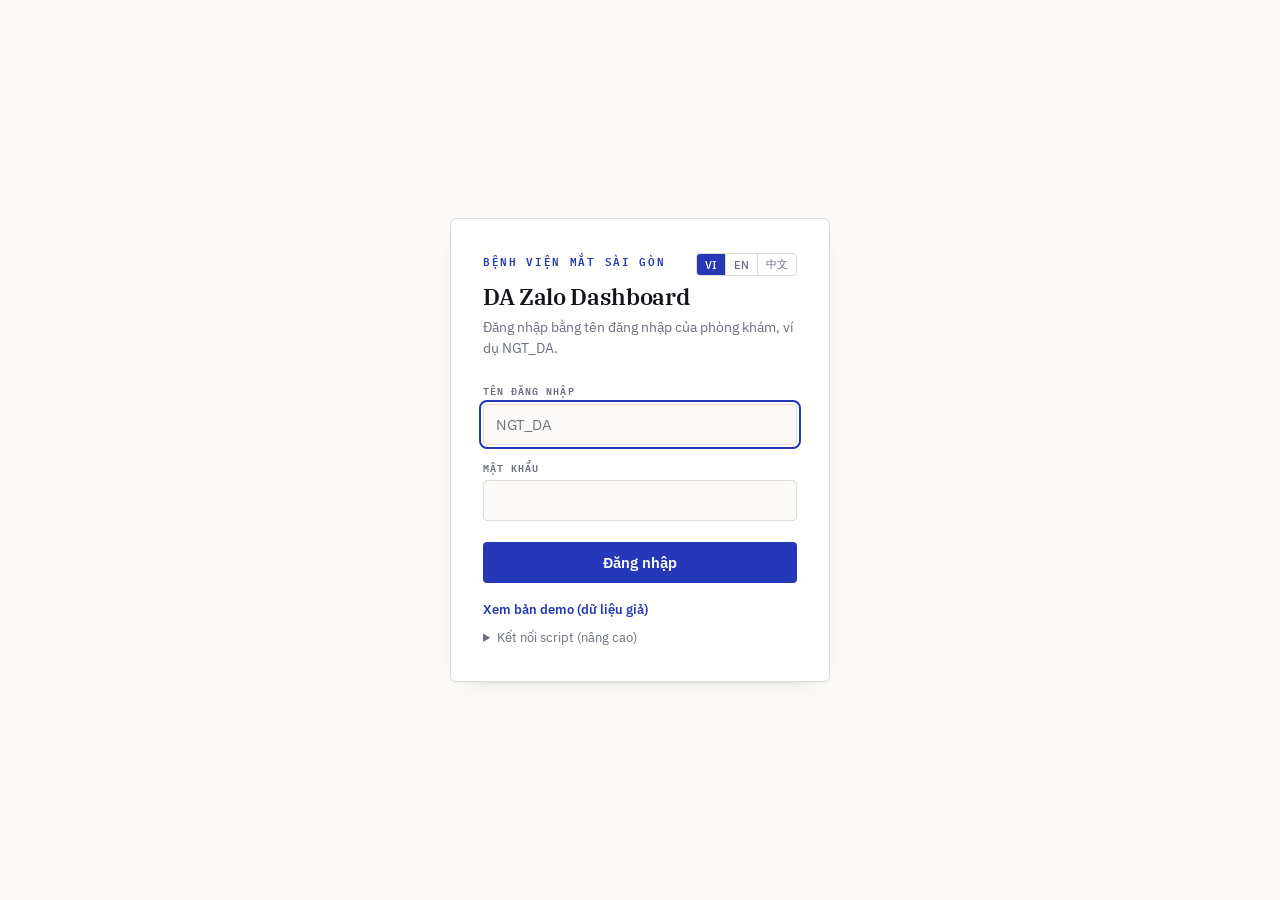
<file: zalo/index.html>
<!doctype html>
<html lang="vi">
<head>
<meta charset="utf-8">
<meta name="viewport" content="width=device-width,initial-scale=1,viewport-fit=cover">
<meta name="theme-color" content="#2438B8">
<title>DA Zalo Dashboard</title>
<link rel="preconnect" href="https://fonts.googleapis.com">
<link rel="preconnect" href="https://fonts.gstatic.com" crossorigin>
<link rel="stylesheet" href="https://fonts.googleapis.com/css2?family=IBM+Plex+Mono:wght@400;500;600&family=IBM+Plex+Sans:wght@400;500;600;700&family=IBM+Plex+Serif:wght@500;600&display=swap">
<link rel="stylesheet" href="../theme.css">
<link rel="stylesheet" href="zalo.css?v=1.7.0">
</head>
<body>
<!-- sign-in -->
<div id="gate">
  <form class="gatecard" id="gateform" autocomplete="on">
    <div class="gatehead"><div class="brand">Bệnh viện Mắt Sài Gòn</div>
      <div class="seg mini" id="gateLang" role="group" aria-label="Language"><button type="button" data-l="vi">VI</button><button type="button" data-l="en">EN</button><button type="button" data-l="zh">中文</button></div></div>
    <h2 id="gTitle">DA Zalo Dashboard</h2>
    <p class="lede" id="gateLede"></p>
    <div class="gateerr" id="gateErr"></div>
    <div class="field"><label for="gu" id="luser"></label><input type="text" id="gu" name="username" autocomplete="username" autocapitalize="characters" required autofocus placeholder="NGT_DA"></div>
    <div class="field"><label for="gp" id="lpass"></label><input type="password" id="gp" name="password" autocomplete="current-password" required></div>
    <button type="submit" class="gatebtn" id="gateBtn"></button>
    <div class="gatefoot">
      <button type="button" class="linkbtn" id="demoBtn"></button>
      <details id="gateAdv"><summary id="advSum"></summary>
        <div class="field" style="margin-top:10px"><label for="apiUrl" id="lapi"></label><input type="url" id="apiUrl" placeholder="https://script.google.com/macros/s/…/exec"></div>
        <p class="hint" id="apiHint"></p>
      </details>
    </div>
  </form>
</div>
<!-- who are you -->
<div id="pick" class="gone">
  <div class="gatecard pickcard"><div class="brand">Bệnh viện Mắt Sài Gòn</div><h2 id="pickTitle"></h2><p class="lede" id="pickLede"></p><div id="pickBody"></div></div>
</div>
<!-- the app -->
<div class="wrap" id="wrap" hidden>
  <header class="top">
    <div class="titleblock"><h1 id="pgTitle">DA Zalo Dashboard</h1><div class="sub" id="pgSub"></div></div>
    <div class="controls"><span class="feed" id="feed"></span><button type="button" class="helpbtn" id="helpBtn" data-act="guide-open" aria-label="Guide">?</button><span class="who" id="whoami"></span>
      <div class="seg" id="langseg" role="group" aria-label="Language"><button data-l="vi">VI</button><button data-l="en">EN</button><button data-l="zh">中文</button></div></div>
  </header>
  <nav class="nav" id="nav"></nav>
  <main id="app"></main>
  <footer class="foot" id="foot"></footer>
</div>
<div id="sheet" class="sheet gone" role="dialog" aria-modal="true"><div class="sheetcard"><button class="sheetx" id="sheetClose" aria-label="Close">×</button><div id="sheetBody"></div></div></div>
<div id="tour" class="tour gone" aria-live="polite"><div class="thl" id="tourHl"></div><div class="tcard" id="tourCard"></div></div>
<div id="toast" class="toast" role="status" aria-live="polite"></div>
<canvas id="confetti" aria-hidden="true"></canvas>
<script src="core.js?v=1.7.0"></script>
<script src="demo-data.js?v=1.7.0"></script>
<script src="review.js?v=1.7.0"></script>
<script src="app.js?v=1.7.0"></script>
</body>
</html>
</file>
<file: theme.css>
/* DA Dashboard - shared theme. Tokens, sign-in gate, header, panels, tables, pills. */
  :root{
    --ground:#FBFAF8; --surface:#FFFFFF; --surface-2:#F3F2EE; --surface-3:#E7E5DF;
    --ink:#14151C; --ink-2:#3B3E4C; --muted:#6A6F80;
    --rule:#DEDCD6; --rule-2:#EAE8E3;
    --accent:#2438B8; --accent-soft:#E7E9F8;
    --mark:#E6EE6B; --mark-ink:#2B2C0E;
    --ok:#17795E; --ok-soft:#E2F0EA;
    --warn:#A6690A; --warn-soft:#F7EEDC; --warn-mid:#EFDCBB;
    --bad:#AE2E48; --bad-soft:#F8E6EA;
    --inert:#5A6072; --inert-soft:#EBECEF;
    --shadow:0 1px 2px rgba(20,21,28,.05), 0 8px 24px -18px rgba(20,21,28,.25);
  }
  @media (prefers-color-scheme: dark){
    :root:not([data-theme="light"]){
      --ground:#0E0F14; --surface:#171922; --surface-2:#1E2029; --surface-3:#2A2D39;
      --ink:#E9EAF0; --ink-2:#BFC3D0; --muted:#8D93A5;
      --rule:#2B2E3A; --rule-2:#23262F;
      --accent:#8D99F7; --accent-soft:#1D2140;
      --mark:#C6CE55; --mark-ink:#14150A;
      --ok:#5FC7A4; --ok-soft:#12291F;
      --warn:#E0A83F; --warn-soft:#2C2211; --warn-mid:#453317;
      --bad:#F0819A; --bad-soft:#2E141B;
      --inert:#98A0B4; --inert-soft:#1F2129;
      --shadow:0 1px 2px rgba(0,0,0,.4), 0 8px 24px -18px rgba(0,0,0,.85);
    }
  }
  :root[data-theme="dark"]{
    --ground:#0E0F14; --surface:#171922; --surface-2:#1E2029; --surface-3:#2A2D39;
    --ink:#E9EAF0; --ink-2:#BFC3D0; --muted:#8D93A5;
    --rule:#2B2E3A; --rule-2:#23262F;
    --accent:#8D99F7; --accent-soft:#1D2140;
    --mark:#C6CE55; --mark-ink:#14150A;
    --ok:#5FC7A4; --ok-soft:#12291F;
    --warn:#E0A83F; --warn-soft:#2C2211; --warn-mid:#453317;
    --bad:#F0819A; --bad-soft:#2E141B;
    --inert:#98A0B4; --inert-soft:#1F2129;
    --shadow:0 1px 2px rgba(0,0,0,.4), 0 8px 24px -18px rgba(0,0,0,.85);
  }

  *{box-sizing:border-box}
  body{margin:0;background:var(--ground);color:var(--ink);
    font-family:"IBM Plex Sans","Helvetica Neue",Arial,sans-serif;
    font-size:15px;line-height:1.5;-webkit-font-smoothing:antialiased}
  body.lang-zh{font-family:"IBM Plex Sans","PingFang SC","Hiragino Sans GB","Microsoft YaHei",sans-serif}
  button{font-family:inherit;font-size:inherit;cursor:pointer}
  button:focus-visible,input:focus-visible{outline:2px solid var(--accent);outline-offset:2px;border-radius:3px}
  .mono{font-family:"IBM Plex Mono",monospace;font-variant-numeric:tabular-nums}
  .wrap{max-width:980px;margin:0 auto;padding:0 20px 80px}
  @media (max-width:640px){.wrap{padding:0 12px 60px}}

  /* gate + picker */
  #gate,#pick{position:fixed;inset:0;z-index:100;background:var(--ground);
    display:flex;align-items:center;justify-content:center;padding:24px;overflow:auto}
  #gate.gone,#pick.gone{display:none}
  .gatecard{width:100%;max-width:380px;background:var(--surface);border:1px solid var(--rule);
    border-radius:6px;box-shadow:var(--shadow);padding:34px 32px}
  .gatecard .brand{font-family:"IBM Plex Mono",monospace;font-size:10.5px;letter-spacing:.16em;
    text-transform:uppercase;color:var(--accent);font-weight:600;margin-bottom:14px}
  .gatecard h2{font-family:"IBM Plex Serif",Georgia,serif;font-weight:600;font-size:1.42rem;
    letter-spacing:-.015em;margin:0 0 7px;line-height:1.2}
  .gatecard .lede{font-size:.88rem;color:var(--muted);margin:0 0 24px}
  .field{margin-bottom:15px}
  .field label{display:block;font-family:"IBM Plex Mono",monospace;font-size:9.5px;
    letter-spacing:.11em;text-transform:uppercase;color:var(--muted);font-weight:600;margin-bottom:6px}
  .field input{width:100%;padding:10px 12px;font-family:inherit;font-size:.92rem;
    background:var(--ground);color:var(--ink);border:1px solid var(--rule);border-radius:4px}
  .gatebtn{width:100%;padding:11px;background:var(--accent);color:var(--surface);border:0;
    border-radius:4px;font-weight:600;font-size:.92rem;margin-top:6px}
  .gatebtn:disabled{opacity:.55;cursor:default}
  .gateerr{background:var(--bad-soft);color:var(--bad);border-radius:4px;padding:9px 12px;
    font-size:.84rem;margin-bottom:15px;display:none}
  .gateerr.on{display:block}
  .pickcard{max-width:480px}
  .pickclinic{font-family:"IBM Plex Mono",monospace;font-size:10px;letter-spacing:.12em;text-transform:uppercase;
    color:var(--muted);font-weight:600;margin:18px 0 8px}
  .pickrow{display:flex;flex-wrap:wrap;gap:8px}
  .pickrow button{background:var(--surface);border:1px solid var(--rule);border-radius:6px;padding:12px 18px;
    font-size:1rem;font-weight:600;color:var(--ink);display:flex;flex-direction:column;align-items:flex-start;gap:2px;min-width:140px}
  .pickrow button span{font-family:"IBM Plex Mono",monospace;font-size:10px;color:var(--muted);font-weight:400;letter-spacing:.05em}
  .pickrow button:hover{border-color:var(--accent);background:var(--accent-soft)}
  .pickrow button.on{border-color:var(--accent);background:var(--accent);color:var(--surface)}
  .pickrow button.on span{color:var(--surface);opacity:.8}

  /* header */
  header.top{display:flex;flex-wrap:wrap;gap:12px 16px;align-items:flex-end;justify-content:space-between;padding:26px 0 14px}
  .titleblock h1{font-family:"IBM Plex Serif",Georgia,serif;font-weight:600;font-size:1.55rem;letter-spacing:-.015em;margin:0 0 4px}
  .titleblock .sub{font-family:"IBM Plex Mono",monospace;font-size:11px;letter-spacing:.1em;text-transform:uppercase;color:var(--muted)}
  .titleblock .sub b{color:var(--accent);font-weight:600}
  .controls{display:flex;gap:8px;align-items:center;flex-wrap:wrap}
  .seg{display:flex;border:1px solid var(--rule);border-radius:4px;overflow:hidden;background:var(--surface)}
  .seg button{background:none;border:0;padding:6px 10px;color:var(--muted);font-size:12px;font-weight:500;border-right:1px solid var(--rule)}
  .seg button:last-child{border-right:0}
  .seg button[aria-pressed="true"]{background:var(--accent);color:var(--surface)}
  .feed{font-family:"IBM Plex Mono",monospace;font-size:10.5px;color:var(--muted);display:flex;align-items:center;gap:6px}
  .feed i{width:7px;height:7px;border-radius:50%;background:var(--muted);display:inline-block}
  .feed.live{color:var(--ok)} .feed.live i{background:var(--ok)}
  .feed.loading i{background:var(--warn)}
  .feed.failed{color:var(--bad)} .feed.failed i{background:var(--bad)}
  .who{display:flex;align-items:center;gap:6px;font-family:"IBM Plex Mono",monospace;font-size:10.5px;color:var(--muted)}
  .who button{background:none;border:1px solid var(--rule);border-radius:4px;padding:4px 10px;
    color:var(--muted);font-size:10.5px;font-family:inherit}
  .who button:hover{color:var(--ink);border-color:var(--muted)}

  /* stat tiles */
  .stats{display:grid;grid-template-columns:repeat(5,1fr);gap:10px;margin:6px 0 16px}
  @media (max-width:760px){.stats{grid-template-columns:repeat(3,1fr)}}
  @media (max-width:480px){.stats{grid-template-columns:repeat(2,1fr);gap:8px}.stats .stat:last-child{grid-column:1/-1}}
  .stat{background:var(--surface);border:1px solid var(--rule);border-radius:6px;padding:12px 14px;
    box-shadow:var(--shadow);text-align:left;color:var(--ink);display:flex;flex-direction:column;gap:2px;min-width:0}
  .stat:hover{border-color:var(--accent)}
  .stat .sn{font-size:1.75rem;font-weight:600;letter-spacing:-.03em;line-height:1;font-variant-numeric:tabular-nums}
  .stat .sl{font-family:"IBM Plex Mono",monospace;font-size:9.5px;letter-spacing:.1em;text-transform:uppercase;color:var(--muted);margin-top:4px}
  .stat .sx{font-size:.76rem;color:var(--muted);margin-top:2px;line-height:1.35}
  .stat.warn .sn{color:var(--warn)} .stat.bad .sn{color:var(--bad)} .stat.ok .sn{color:var(--ok)} .stat.acc .sn{color:var(--accent)}

  /* panels */
  .panel{background:var(--surface);border:1px solid var(--rule);border-radius:6px;box-shadow:var(--shadow);margin-bottom:16px;scroll-margin-top:12px}
  .panel > h3{margin:0;padding:13px 18px;border-bottom:1px solid var(--rule-2);font-size:.95rem;font-weight:600;
    display:flex;justify-content:space-between;align-items:baseline;gap:12px;flex-wrap:wrap}
  .panel > h3 .hint{font-weight:400;font-size:.78rem;color:var(--muted)}
  .pad{padding:16px 18px}
  @media (max-width:640px){.pad{padding:14px 14px}.panel > h3{padding:12px 14px}}
  .grid2{display:grid;grid-template-columns:1fr 1fr;gap:16px;align-items:start}
  @media (max-width:760px){.grid2{grid-template-columns:1fr}}
  .grid2 > *{min-width:0}
  .empty{padding:26px 16px;text-align:center;color:var(--muted);font-size:.9rem}
  .note{background:var(--surface-2);border:1px solid var(--rule);border-radius:6px;padding:12px 16px;margin-bottom:16px;font-size:.84rem;color:var(--ink-2)}
  .note p{margin:0}
  .note a{color:var(--accent)}

  /* hero: today */
  .hero{background:var(--surface);border:1px solid var(--rule);border-left:4px solid var(--accent);
    border-radius:6px;box-shadow:var(--shadow);padding:20px 22px;margin-bottom:16px;
    display:grid;grid-template-columns:auto 1fr;gap:22px;align-items:center}
  @media (max-width:520px){.hero{grid-template-columns:1fr;gap:14px;padding:16px}}
  .hero.perfect{border-left-color:var(--ok)}
  .hero h2{margin:0 0 6px;font-size:1.15rem;font-weight:600;letter-spacing:-.01em}
  .hero p{margin:0 0 6px;color:var(--ink-2);font-size:.92rem}
  .hero p b{color:var(--ink)}
  .hero .cta{display:inline-block;margin-top:8px;font-family:"IBM Plex Mono",monospace;font-size:11px;letter-spacing:.06em;
    background:var(--accent-soft);color:var(--accent);padding:4px 10px;border-radius:4px;font-weight:600}
  .hero.perfect .cta{background:var(--ok-soft);color:var(--ok)}
  .ring{position:relative;width:132px;height:132px}
  .ring svg{width:100%;height:100%;transform:rotate(-90deg)}
  .ring .rv{position:absolute;inset:0;display:flex;flex-direction:column;align-items:center;justify-content:center;
    font-variant-numeric:tabular-nums}
  .ring .rv b{font-size:1.9rem;font-weight:600;letter-spacing:-.04em;line-height:1}
  .ring .rv span{font-family:"IBM Plex Mono",monospace;font-size:9px;letter-spacing:.1em;text-transform:uppercase;color:var(--muted);margin-top:4px}
  .ring.sm{width:104px;height:104px}
  .ring.sm .rv b{font-size:1.45rem}
  .msgbar{height:8px;background:var(--surface-3);border-radius:4px;overflow:hidden;margin:8px 0 4px;max-width:360px}
  .msgbar span{display:block;height:100%;background:var(--accent);border-radius:4px}
  .hero.perfect .msgbar span{background:var(--ok)}
  .msgtxt{font-family:"IBM Plex Mono",monospace;font-size:10.5px;color:var(--muted)}

  /* rings row */
  .rings{display:grid;grid-template-columns:repeat(3,1fr);gap:10px}
  @media (max-width:520px){.rings{gap:4px}}
  .rcol{display:flex;flex-direction:column;align-items:center;gap:6px;text-align:center}
  .rcol .rl{font-size:.86rem;font-weight:600}
  .rcol .rs{font-family:"IBM Plex Mono",monospace;font-size:10px;color:var(--muted)}
  .proj{margin:14px 0 0;padding:10px 14px;background:var(--accent-soft);border-radius:6px;font-size:.86rem;color:var(--ink)}
  .proj b{color:var(--accent)}

  /* day strip */
  .strip{display:flex;flex-wrap:wrap;gap:5px}
  .dsq{width:30px;height:30px;border-radius:5px;display:flex;align-items:center;justify-content:center;
    font-family:"IBM Plex Mono",monospace;font-size:10px;font-weight:600;background:var(--surface-3);color:var(--muted)}
  .dsq.ok{background:var(--ok);color:#fff} .dsq.warn{background:var(--warn);color:#fff} .dsq.bad{background:var(--bad);color:#fff}
  .dsq.none{background:var(--surface-2);color:var(--muted);opacity:.7}
  .dsq.future{background:transparent;border:1px dashed var(--rule);color:var(--muted)}
  .dsq.today{outline:2px solid var(--accent);outline-offset:1px}
  .badges{display:flex;flex-wrap:wrap;gap:8px;margin-top:14px}
  .badge{flex:1 1 120px;background:var(--surface-2);border:1px solid var(--rule-2);border-radius:6px;padding:10px 12px}
  .badge .bn{font-size:1.4rem;font-weight:600;letter-spacing:-.03em;line-height:1;font-variant-numeric:tabular-nums}
  .badge .bl{font-family:"IBM Plex Mono",monospace;font-size:9px;letter-spacing:.1em;text-transform:uppercase;color:var(--muted);margin-top:5px}
  .badge.fire .bn{color:var(--warn)} .badge.star .bn{color:var(--ok)}
  .legend{display:flex;gap:14px;flex-wrap:wrap;margin-top:10px;font-size:.76rem;color:var(--muted)}
  .legend span{display:flex;align-items:center;gap:5px}
  .legend i{width:10px;height:10px;border-radius:2px;display:inline-block}

  /* week */
  .wk{display:grid;grid-template-columns:repeat(7,1fr);gap:6px}
  .wd{display:flex;flex-direction:column;align-items:center;gap:5px;min-width:0}
  .wd .wl{font-family:"IBM Plex Mono",monospace;font-size:10px;color:var(--muted);letter-spacing:.05em}
  .wd.today .wl{color:var(--accent);font-weight:600}
  .wd .wn{font-size:1.05rem;font-weight:600;font-variant-numeric:tabular-nums;line-height:1}
  .wd .wbar{width:100%;height:64px;background:var(--surface-3);border-radius:4px;display:flex;flex-direction:column-reverse;overflow:hidden}
  .wd .wbar span{display:block;width:100%}
  .wd.future .wbar{background:transparent;border:1px dashed var(--rule)}
  .wd .ws{font-family:"IBM Plex Mono",monospace;font-size:9.5px;color:var(--muted)}
  .wksum{display:flex;gap:16px;flex-wrap:wrap;font-size:.84rem;color:var(--ink-2);margin-bottom:14px}
  .wksum b{font-family:"IBM Plex Mono",monospace;color:var(--ink)}

  /* team */
  table{border-collapse:collapse;width:100%;font-size:.86rem}
  th,td{padding:8px 12px;text-align:left;border-bottom:1px solid var(--rule-2)}
  thead th{font-family:"IBM Plex Mono",monospace;font-size:9.5px;letter-spacing:.1em;text-transform:uppercase;
    color:var(--muted);font-weight:600;background:var(--surface-2);white-space:nowrap}
  tbody tr:last-child td{border-bottom:0}
  tbody tr.me td{background:var(--accent-soft);font-weight:600}
  td.n,th.n{text-align:right;font-variant-numeric:tabular-nums;font-family:"IBM Plex Mono",monospace}
  .barw{position:relative;height:8px;background:var(--surface-3);border-radius:2px;min-width:60px}
  .barf{position:absolute;left:0;top:0;bottom:0;border-radius:2px}
  .bart{position:absolute;top:-2px;bottom:-2px;width:1.5px;background:var(--ink);opacity:.55}
  .rank{font-family:"IBM Plex Mono",monospace;font-size:10px;color:var(--muted)}

  /* task lists */
  .chips{display:flex;gap:6px;flex-wrap:wrap;align-items:center;padding:10px 18px;border-bottom:1px solid var(--rule-2);background:var(--surface-2)}
  @media (max-width:640px){.chips{padding:10px 14px}}
  .chips button{background:var(--surface);border:1px solid var(--rule);border-radius:20px;padding:4px 11px;font-size:.8rem;color:var(--ink-2);display:flex;gap:6px;align-items:center}
  .chips button .cn{font-family:"IBM Plex Mono",monospace;font-size:10px;font-weight:600;color:var(--accent)}
  .chips button[aria-pressed="true"]{background:var(--accent);border-color:var(--accent);color:var(--surface)}
  .chips button[aria-pressed="true"] .cn{color:var(--surface)}
  .chips .cnt{margin-left:auto;font-family:"IBM Plex Mono",monospace;font-size:10.5px;color:var(--muted)}
  .task{display:grid;grid-template-columns:1fr auto;gap:4px 12px;padding:11px 18px;border-bottom:1px solid var(--rule-2);align-items:start}
  @media (max-width:640px){.task{padding:11px 14px}}
  .task:last-child{border-bottom:0}
  .task.done{opacity:.62}
  .task .tag{font-family:"IBM Plex Mono",monospace;font-size:.86rem;font-weight:600;font-variant-numeric:tabular-nums;overflow-wrap:anywhere}
  .task .meta{grid-column:1;font-size:.78rem;color:var(--muted);display:flex;flex-wrap:wrap;gap:4px 10px;align-items:center}
  .task .items{grid-column:1/-1;display:flex;flex-wrap:wrap;gap:5px;margin-top:3px}
  .task .st{grid-column:2;grid-row:1;justify-self:end}
  .it{font-size:.76rem;display:inline-flex;align-items:center;gap:5px;border-radius:3px;padding:2px 8px;
    background:var(--surface-2);border:1px solid var(--rule)}
  .it.sent{background:var(--ok-soft);border-color:transparent;color:var(--ok);text-decoration:line-through;text-decoration-color:rgba(0,0,0,.25)}
  .it i{font-style:normal;font-family:"IBM Plex Mono",monospace;font-size:10px}
  .pill{display:inline-block;font-family:"IBM Plex Mono",monospace;font-size:9.5px;letter-spacing:.05em;
    padding:2px 7px;border-radius:3px;font-weight:600;white-space:nowrap}
  .p-ok{background:var(--ok-soft);color:var(--ok)}
  .p-bad{background:var(--bad-soft);color:var(--bad)}
  .p-warn{background:var(--warn-soft);color:var(--warn)}
  .p-inert{background:var(--inert-soft);color:var(--inert)}
  .p-accent{background:var(--accent-soft);color:var(--accent)}
  .p-mock{background:var(--mark);color:var(--mark-ink)}
  .p-prod{background:var(--surface-2);color:var(--ink-2);border:1px solid var(--rule)}
  .grp{font-family:"IBM Plex Mono",monospace;font-size:9.5px;letter-spacing:.12em;text-transform:uppercase;color:var(--muted);
    font-weight:600;padding:10px 18px 4px;background:var(--surface-2);border-bottom:1px solid var(--rule-2)}
  @media (max-width:640px){.grp{padding:10px 14px 4px}}
  .more{display:block;width:100%;background:var(--surface);border:0;border-top:1px solid var(--rule-2);padding:11px;color:var(--accent);font-weight:600;font-size:.86rem}
  .more:hover{background:var(--surface-2)}
  .tmrw{padding:10px 18px;border-top:1px solid var(--rule-2);font-size:.82rem;color:var(--muted);background:var(--surface-2)}
  .tmrw b{font-family:"IBM Plex Mono",monospace;color:var(--ink)}

  .foot{font-size:.8rem;color:var(--muted);line-height:1.5;margin-top:22px}
  .foot a{color:var(--accent)}
  .hidden{display:none}
  @media (prefers-reduced-motion:reduce){*{transition:none!important;animation:none!important}}

  /* nav */
  .nav{display:flex;gap:6px;flex-wrap:wrap;margin:0 0 14px}
  .nav a{text-decoration:none;color:var(--ink-2);background:var(--surface);border:1px solid var(--rule);border-radius:20px;padding:5px 13px;font-size:.83rem}
  .nav a[aria-current="page"]{background:var(--accent);border-color:var(--accent);color:var(--surface)}
  .nav a:hover{border-color:var(--accent)}
  .back{font-size:.82rem;color:var(--accent);text-decoration:none}

  /* list filter bar */
  .fbar{display:flex;gap:6px;flex-wrap:wrap;align-items:center;padding:9px 18px;border-bottom:1px solid var(--rule-2);background:var(--surface-2)}
  @media (max-width:640px){.fbar{padding:9px 14px}}
  .fbar input[type=search],.fbar select{font-family:inherit;font-size:.8rem;padding:4px 9px;background:var(--surface);color:var(--ink);border:1px solid var(--rule);border-radius:20px}
  .fbar input[type=search]{min-width:130px;flex:1 1 130px;max-width:220px}
  .fbar button{background:var(--surface);border:1px solid var(--rule);border-radius:20px;padding:3px 10px;font-size:.78rem;color:var(--ink-2);display:flex;gap:5px;align-items:center}
  .fbar button .cn{font-family:"IBM Plex Mono",monospace;font-size:9.5px;font-weight:600;color:var(--accent)}
  .fbar button[aria-pressed="true"]{background:var(--accent);border-color:var(--accent);color:var(--surface)}
  .fbar button[aria-pressed="true"] .cn{color:var(--surface)}
  .fbar .sep{width:1px;height:18px;background:var(--rule)}
  .fbar .cnt{margin-left:auto;font-family:"IBM Plex Mono",monospace;font-size:10px;color:var(--muted);white-space:nowrap}
</file>
<file: zalo/zalo.css>
/* DA Zalo Dashboard — page styles on top of ../theme.css */
.gatehead{display:flex;justify-content:space-between;align-items:flex-start;gap:10px}
.seg.mini button{padding:3px 8px;font-size:11px}
.gatefoot{margin-top:18px;display:flex;flex-direction:column;gap:10px;font-size:.82rem}
.linkbtn{background:none;border:0;color:var(--accent);padding:0;font-weight:600;text-align:left}
.linkbtn:hover{text-decoration:underline}
details summary{cursor:pointer;color:var(--muted);font-size:.8rem}
.hint{font-size:.76rem;color:var(--muted);margin:6px 0 0;line-height:1.45}
.field select,.field textarea{width:100%;padding:10px 12px;font-family:inherit;font-size:.92rem;background:var(--ground);color:var(--ink);border:1px solid var(--rule);border-radius:4px}
.field textarea{min-height:64px;resize:vertical}
.field .req{color:var(--bad)}
.field.err input,.field.err select{border-color:var(--bad)}
.field .ferr{color:var(--bad);font-size:.76rem;margin-top:4px}
.row2{display:grid;grid-template-columns:1fr 1fr;gap:12px}
@media (max-width:520px){.row2{grid-template-columns:1fr}}
.opts{display:flex;flex-wrap:wrap;gap:6px;margin-top:4px}
.opts button{background:var(--surface);border:1px solid var(--rule);border-radius:20px;padding:5px 12px;font-size:.82rem;color:var(--ink-2)}
.opts button[aria-pressed="true"]{background:var(--accent);border-color:var(--accent);color:var(--surface)}
.opts button.prod-MC[aria-pressed="true"]{background:var(--accent)} 

/* tiles */
.tiles{display:grid;grid-template-columns:repeat(3,1fr);gap:10px;margin:4px 0 14px}
@media (max-width:560px){.tiles{grid-template-columns:1fr 1fr}.tiles .stat:first-child{grid-column:1/-1}}
.stat .sn small{font-size:1rem;color:var(--muted);font-weight:500;letter-spacing:0}
.stat .bar{height:5px;background:var(--surface-3);border-radius:3px;margin-top:8px;overflow:hidden}
.stat .bar i{display:block;height:100%;background:var(--accent);border-radius:3px;transition:width .4s ease}
.stat.ok .bar i{background:var(--ok)} .stat.bad .bar i{background:var(--bad)} .stat.warn .bar i{background:var(--warn)}

/* overdue band */
.band{display:flex;align-items:center;gap:12px;width:100%;text-align:left;background:var(--bad-soft);border:1px solid transparent;border-left:4px solid var(--bad);border-radius:6px;padding:12px 16px;margin-bottom:14px;color:var(--ink)}
.band .bn{font-size:1.6rem;font-weight:600;color:var(--bad);letter-spacing:-.03em;font-variant-numeric:tabular-nums;min-width:2ch}
.band .bt{font-weight:600} .band .bs{font-size:.78rem;color:var(--muted)}
.band .chev{margin-left:auto;color:var(--bad);font-family:"IBM Plex Mono",monospace;font-size:12px}
.band.ok{background:var(--ok-soft);border-left-color:var(--ok)} .band.ok .bn,.band.ok .chev{color:var(--ok)}

/* task cards */
.card{display:grid;grid-template-columns:auto 1fr auto;gap:4px 12px;padding:12px 16px;border-bottom:1px solid var(--rule-2);align-items:start;position:relative;
  transition:opacity .35s ease,transform .35s ease,background .35s ease}
@media (max-width:640px){.card{padding:12px 12px;gap:4px 10px}}
.card:last-child{border-bottom:0}
.card.leaving{opacity:0;transform:translateX(18px)}
.card.done{opacity:.6;background:var(--surface-2)}
.card.done .tag{text-decoration:line-through;text-decoration-color:var(--ok);text-decoration-thickness:2px}
.card .pbar{width:4px;align-self:stretch;border-radius:2px;background:var(--accent);grid-row:1/span 3}
.card .pbar.p-Kính{background:var(--ok)} .card .pbar.p-OK{background:var(--warn)} .card .pbar.p-Atropine{background:var(--bad)} .card .pbar.p-Exam{background:var(--inert)}
.card .main{min-width:0;grid-column:2}
.card .tag{font-family:"IBM Plex Mono",monospace;font-size:.86rem;font-weight:600;overflow-wrap:anywhere;line-height:1.35}
.card .meta{font-size:.76rem;color:var(--muted);display:flex;flex-wrap:wrap;gap:3px 10px;margin-top:2px;align-items:center}
.card .meta a{color:var(--accent);text-decoration:none}
.card .lines{margin-top:6px;display:flex;flex-direction:column;gap:6px}
.card .line{display:flex;flex-wrap:wrap;gap:5px;align-items:center}
.card .line .who{font-size:.8rem;font-weight:600;color:var(--ink-2);margin-right:2px;font-family:inherit}
.card .items{display:flex;flex-wrap:wrap;gap:4px}
.card .it{cursor:pointer;user-select:none}
.card .it.on{background:var(--ok-soft);color:var(--ok);border-color:transparent}
.card .it input{display:none}
.check{grid-column:3;grid-row:1/span 3;align-self:center;width:44px;height:44px;border-radius:50%;border:2px solid var(--rule);background:var(--surface);
  display:flex;align-items:center;justify-content:center;color:transparent;font-size:20px;transition:all .18s ease;flex-shrink:0}
.check:hover{border-color:var(--ok);color:var(--ok)}
.check.on{background:var(--ok);border-color:var(--ok);color:#fff;transform:scale(1.04)}
.check.half{background:var(--warn-soft);border-color:var(--warn);color:var(--warn)}
.check:disabled{opacity:.5}
.lateflag{background:var(--warn-soft);color:var(--warn)}
.overflag{background:var(--bad-soft);color:var(--bad)}
.dsub{font-family:"IBM Plex Mono",monospace;font-size:10px;color:var(--muted)}
.sec{margin:18px 0 8px;display:flex;align-items:baseline;gap:10px;flex-wrap:wrap}
.sec h2{margin:0;font-size:1.22rem;font-weight:600;letter-spacing:-.015em}
.sec .hint{font-size:.78rem;color:var(--muted)}
.sec .cnt{font-family:"IBM Plex Mono",monospace;font-size:10.5px;color:var(--muted);margin-left:auto}

/* mass send blocks */
.mass{border-top:3px solid var(--accent)}
.mass > h3{align-items:center}
.mass .gtitle{display:flex;flex-direction:column;gap:3px;min-width:0}
.mass .gtitle .gname{font-size:1.12rem}
.mass .gtitle .gtext{font-weight:400;font-size:.8rem;color:var(--ink-2);line-height:1.4}
.mass .gtools{display:flex;gap:6px;flex-wrap:wrap;align-items:center;margin-left:auto}
.btn{background:var(--surface);border:1px solid var(--rule);border-radius:4px;padding:7px 12px;font-size:.82rem;font-weight:600;color:var(--ink-2);display:inline-flex;gap:6px;align-items:center;white-space:nowrap}
.btn:hover{border-color:var(--accent);color:var(--accent)}
.btn.primary{background:var(--accent);border-color:var(--accent);color:var(--surface)}
.btn.primary:hover{opacity:.92;color:var(--surface)}
.btn.good{background:var(--ok);border-color:var(--ok);color:#fff}
.btn.danger{color:var(--bad);border-color:var(--bad-soft)}
.btn:disabled{opacity:.45;cursor:default}
.btn.sm{padding:4px 9px;font-size:.76rem}
.btn.block{width:100%;justify-content:center;padding:11px}
.mrow{display:grid;grid-template-columns:auto auto 1fr auto;gap:10px;align-items:center;padding:9px 16px;border-bottom:1px solid var(--rule-2)}
@media (max-width:640px){.mrow{padding:9px 12px;gap:8px}}
.mrow:last-child{border-bottom:0}
.mrow.done{opacity:.55;background:var(--surface-2)} .mrow.done .tag{text-decoration:line-through;text-decoration-color:var(--ok)}
.mrow input[type=checkbox]{width:20px;height:20px;accent-color:var(--accent)}
.mrow .tag{font-family:"IBM Plex Mono",monospace;font-size:.82rem;font-weight:600;overflow-wrap:anywhere}
.mrow .meta{font-size:.74rem;color:var(--muted)}
.mfoot{display:flex;gap:8px;align-items:center;padding:10px 16px;background:var(--surface-2);border-top:1px solid var(--rule-2);flex-wrap:wrap}
.mfoot .cnt{font-family:"IBM Plex Mono",monospace;font-size:10.5px;color:var(--muted);margin-left:auto}

/* lists and rows */
.lrow{display:grid;grid-template-columns:1fr auto;gap:2px 12px;padding:10px 16px;border-bottom:1px solid var(--rule-2);align-items:center;cursor:pointer}
.lrow:hover{background:var(--surface-2)} .lrow:last-child{border-bottom:0}
.lrow .nm{font-weight:600} .lrow .meta{font-size:.76rem;color:var(--muted);display:flex;flex-wrap:wrap;gap:3px 10px}
.lrow .right{text-align:right;font-family:"IBM Plex Mono",monospace;font-size:10.5px;color:var(--muted)}
.kv{display:grid;grid-template-columns:auto 1fr;gap:6px 14px;font-size:.88rem;margin:10px 0}
.kv dt{font-family:"IBM Plex Mono",monospace;font-size:9.5px;letter-spacing:.1em;text-transform:uppercase;color:var(--muted);font-weight:600;padding-top:4px}
.kv dd{margin:0;min-width:0;overflow-wrap:anywhere}
.tl{display:flex;flex-direction:column;gap:0;margin-top:8px}
.tl .tr{display:grid;grid-template-columns:14px 1fr auto;gap:10px;align-items:center;padding:6px 0;border-bottom:1px dashed var(--rule-2);font-size:.84rem}
.tl .tr i{width:10px;height:10px;border-radius:50%;background:var(--surface-3);display:block}
.tl .tr.sent i{background:var(--ok)} .tl .tr.partial i{background:var(--warn)} .tl .tr.missed i{background:var(--bad)} .tl .tr.today i{background:var(--accent)}
.tl .tr .d{font-family:"IBM Plex Mono",monospace;font-size:10.5px;color:var(--muted)}

/* pending collection rows */
.prow{display:grid;grid-template-columns:1fr auto;gap:8px 12px;padding:10px 16px;border-bottom:1px solid var(--rule-2);align-items:center}
.prow:last-child{border-bottom:0}
.prow .act{display:flex;gap:6px;align-items:center;flex-wrap:wrap;justify-content:flex-end}
.prow input[type=date]{font-family:inherit;font-size:.82rem;padding:5px 8px;border:1px solid var(--rule);border-radius:4px;background:var(--ground);color:var(--ink)}
.prow input[type=checkbox]{width:22px;height:22px;accent-color:var(--ok)}
@media (max-width:560px){.prow{grid-template-columns:1fr}.prow .act{justify-content:flex-start}}

/* tag updates */
.tagup{padding:12px 16px;border-bottom:1px solid var(--rule-2)}
.tagup:last-child{border-bottom:0}
.tagup .old,.tagup .new{font-family:"IBM Plex Mono",monospace;font-size:.84rem;overflow-wrap:anywhere;padding:6px 10px;border-radius:4px;background:var(--surface-2)}
.tagup .old{text-decoration:line-through;color:var(--muted)} .tagup .new{background:var(--accent-soft);color:var(--accent);font-weight:600;margin-top:4px}
.tagup .act{display:flex;gap:6px;margin-top:8px;flex-wrap:wrap}

/* import */
.drop{border:2px dashed var(--rule);border-radius:8px;padding:26px 16px;text-align:center;color:var(--muted);background:var(--surface);cursor:pointer}
.drop.on{border-color:var(--accent);background:var(--accent-soft)}
.drop input{display:none}
.irow{display:grid;grid-template-columns:auto 1fr;gap:8px 12px;padding:10px 16px;border-bottom:1px solid var(--rule-2);align-items:start}
.irow:last-child{border-bottom:0}
.irow input[type=checkbox]{width:20px;height:20px;accent-color:var(--accent);margin-top:3px}
.irow .nm{font-weight:600}
.irow .meta{font-size:.76rem;color:var(--muted);display:flex;flex-wrap:wrap;gap:3px 10px;margin-top:2px}
.irow .edit{display:grid;grid-template-columns:repeat(auto-fit,minmax(150px,1fr));gap:8px;margin-top:8px}
.irow .edit label{display:block;font-family:"IBM Plex Mono",monospace;font-size:9px;letter-spacing:.1em;text-transform:uppercase;color:var(--muted);font-weight:600;margin-bottom:3px}
.irow .edit input,.irow .edit select{width:100%;font-family:inherit;font-size:.82rem;padding:6px 8px;border:1px solid var(--rule);border-radius:4px;background:var(--ground);color:var(--ink)}
.irow .edit input.bad,.irow .edit select.bad{border-color:var(--bad)}
.irow .tagline{grid-column:1/-1}
.ihead{display:flex;gap:8px;align-items:center;flex-wrap:wrap;padding:10px 16px;background:var(--surface-2);border-bottom:1px solid var(--rule-2);font-size:.82rem}
.ihead label{display:flex;gap:6px;align-items:center}
.ihead .cnt{margin-left:auto;font-family:"IBM Plex Mono",monospace;font-size:10.5px;color:var(--muted)}
.steps{display:flex;gap:8px;flex-wrap:wrap;margin:0 0 14px}
.steps span{font-family:"IBM Plex Mono",monospace;font-size:10px;letter-spacing:.08em;text-transform:uppercase;padding:4px 10px;border-radius:20px;background:var(--surface-2);color:var(--muted);border:1px solid var(--rule)}
.steps span.on{background:var(--accent);color:var(--surface);border-color:var(--accent)}
.steps span.done{background:var(--ok-soft);color:var(--ok);border-color:transparent}

/* bottom sheet */
.sheet{position:fixed;inset:0;z-index:90;background:rgba(10,12,20,.45);display:flex;align-items:flex-end;justify-content:center}
.sheet.gone{display:none}
.sheetcard{background:var(--surface);width:100%;max-width:640px;max-height:92vh;overflow:auto;border-radius:12px 12px 0 0;padding:18px 20px 28px;position:relative;box-shadow:var(--shadow)}
@media (min-width:700px){.sheet{align-items:center}.sheetcard{border-radius:10px;padding:22px 24px}}
.sheetx{position:absolute;top:8px;right:10px;background:none;border:0;font-size:24px;color:var(--muted);line-height:1;padding:6px}
.sheetcard h2{margin:0 0 4px;font-size:1.1rem}
.sheetcard .sub{font-family:"IBM Plex Mono",monospace;font-size:10.5px;color:var(--muted)}

/* toast + done screen + confetti */
.toast{position:fixed;left:50%;bottom:22px;transform:translateX(-50%) translateY(20px);background:var(--ink);color:var(--ground);padding:10px 16px;border-radius:6px;font-size:.86rem;opacity:0;pointer-events:none;transition:all .25s ease;z-index:120;max-width:92vw;text-align:center}
.toast.on{opacity:1;transform:translateX(-50%) translateY(0);pointer-events:auto}
.toast{display:flex;align-items:center;gap:10px}
.toast .tundo{background:var(--mark);color:var(--mark-ink);border:0;border-radius:4px;padding:5px 12px;font-weight:600;font-size:.82rem;white-space:nowrap}
.toast.bad{background:var(--bad);color:#fff}
.donecard{text-align:center;padding:34px 20px}
.donecard .big{font-size:2.4rem;margin-bottom:6px}
.donecard h2{margin:0 0 6px;font-size:1.3rem}
.donecard p{color:var(--muted);margin:0 0 18px}
.donecard .acts{display:flex;gap:8px;justify-content:center;flex-wrap:wrap}
#confetti{position:fixed;inset:0;pointer-events:none;z-index:200;display:none}
.empty.good{color:var(--ok);font-weight:600}
.pill.p-late{background:var(--warn-soft);color:var(--warn)}
.pill.p-high{background:var(--accent-soft);color:var(--accent)} .pill.p-low{background:var(--inert-soft);color:var(--inert)}
.prodchip{font-family:"IBM Plex Mono",monospace;font-size:9.5px;font-weight:600;padding:1px 6px;border-radius:3px;border:1px solid var(--rule);color:var(--ink-2)}
.grpd{font-family:"IBM Plex Mono",monospace;font-size:11px;letter-spacing:.12em;text-transform:uppercase;color:var(--muted);font-weight:600;padding:10px 16px 4px;background:var(--surface-2);border-bottom:1px solid var(--rule-2)}
.setup{background:var(--warn-soft);border:1px solid var(--warn-mid);border-radius:6px;padding:12px 16px;font-size:.84rem;margin-bottom:14px}
.setup code{font-family:"IBM Plex Mono",monospace;font-size:.78rem;background:var(--surface);padding:1px 5px;border-radius:3px}
.nav{position:sticky;top:0;z-index:5;background:var(--ground);padding:6px 0;flex-wrap:wrap;row-gap:6px}
.nav a{white-space:nowrap;display:inline-flex;gap:6px;align-items:center}
.nav a .cn{font-family:"IBM Plex Mono",monospace;font-size:10px;font-weight:600;background:var(--bad);color:#fff;border-radius:10px;padding:0 6px;min-width:18px;text-align:center}
.nav a[aria-current="page"] .cn{background:var(--surface);color:var(--accent)}
.search{width:100%;font-family:inherit;font-size:.92rem;padding:10px 12px;border:1px solid var(--rule);border-radius:6px;background:var(--surface);color:var(--ink);margin-bottom:10px}

/* collapsible panel heads */
.panel > h3.ph{padding:0;display:flex;align-items:stretch}
.foldbtn{flex:1;display:flex;gap:10px;align-items:flex-start;text-align:left;background:none;border:0;padding:13px 18px;color:var(--ink);font:inherit;font-weight:600;font-size:1.18rem;letter-spacing:-.01em;min-width:0}
@media (max-width:640px){.foldbtn{padding:12px 14px}}
.foldbtn:hover{background:var(--surface-2)}
.foldbtn .chev{font-family:"IBM Plex Mono",monospace;font-size:13px;color:var(--accent);width:12px;flex-shrink:0;margin-top:6px}
.foldbtn .hint{font-weight:400;font-size:.78rem;color:var(--muted)}
.foldbtn .dsub{margin-left:4px}
.panel > h3.ph .gtools{padding:10px 14px 10px 0;align-self:center}
.fbar .hint{font-size:.76rem;color:var(--muted)}
.fbar input[type=date]{font-family:inherit;font-size:.8rem;padding:4px 8px;background:var(--surface);color:var(--ink);border:1px solid var(--rule);border-radius:20px}
.zck{display:flex;flex-direction:column;align-items:center;gap:3px;font-size:.66rem;color:var(--muted);text-align:center;width:52px}
.zck input{width:22px;height:22px;accent-color:var(--ok);margin:0}
.irow.on,.irow:has(.zck input:checked){background:var(--ok-soft)}
.xpage{color:var(--accent);font-weight:600;text-decoration:none;font-size:.82rem}
.xpage:hover{text-decoration:underline}
/* guide and tour (1.2.0) */
.helpbtn{width:30px;height:30px;border-radius:50%;border:1px solid var(--rule);background:var(--surface);color:var(--accent);font-weight:700;font-size:15px;line-height:1;cursor:pointer;margin-right:8px;flex-shrink:0}
.helpbtn:hover{border-color:var(--accent)}
.guide .lede{font-size:.92rem;color:var(--ink-2);margin:4px 0 12px;line-height:1.45}
.guide ol,.guide ul{margin:6px 0 0;padding-left:18px;font-size:.88rem;line-height:1.5}
.guide li{margin:3px 0}
.guide .note{margin:12px 0}
.gsec{border-top:1px solid var(--rule-2);padding:10px 0}
.gsec summary{cursor:pointer;font-weight:700;font-size:1rem}
.gsec .btn{margin-top:8px}
.gbtns{display:flex;gap:8px;justify-content:flex-end;margin:14px 0 4px;flex-wrap:wrap}
.tour{position:fixed;inset:0;z-index:95}
.tour.gone{display:none}
.thl{position:fixed;border-radius:8px;box-shadow:0 0 0 9999px rgba(10,12,20,.55);border:2px solid var(--accent);transition:top .2s,left .2s,width .2s,height .2s;pointer-events:none}
.tcard{position:fixed;left:50%;transform:translateX(-50%);width:min(92vw,420px);background:var(--surface);color:var(--ink);border-radius:10px;padding:14px 16px;box-shadow:var(--shadow);border:1px solid var(--rule)}
.tcard h4{margin:4px 0 6px;font-size:1.02rem}
.tcard p{margin:0 0 12px;font-size:.88rem;line-height:1.45;color:var(--ink-2)}
.tcard .tstep{font-family:"IBM Plex Mono",monospace;font-size:10.5px;color:var(--muted)}
.tbtns{display:flex;gap:8px;justify-content:flex-end}
/* resources: weekly decks (1.3.0) */
.rv{padding:0 16px 16px;outline:0}
a.btn{text-decoration:none}
.rbar{display:flex;align-items:center;gap:8px;flex-wrap:wrap;padding:10px 0}
.rbar .cnt{margin-left:auto}
.rbar .hint{font-size:.74rem}
.rtabs{display:inline-flex;border:1px solid var(--rule);border-radius:20px;overflow:hidden}
.rtabs button{background:var(--surface);border:0;padding:5px 11px;font:inherit;font-size:.78rem;font-weight:600;color:var(--ink-2);cursor:pointer}
.rtabs button[aria-pressed="true"]{background:var(--accent);color:var(--surface)}
.slides{position:relative;background:#111;border-radius:8px;overflow:hidden;display:flex;align-items:center;justify-content:center}
.slides img{display:block;width:100%;height:auto;cursor:pointer;user-select:none;-webkit-user-select:none}
.sarr{position:absolute;top:50%;transform:translateY(-50%);width:40px;height:40px;border-radius:50%;border:0;background:rgba(255,255,255,.88);color:#111;font-size:26px;line-height:1;cursor:pointer;display:flex;align-items:center;justify-content:center;box-shadow:0 1px 4px rgba(0,0,0,.35);padding:0 0 3px}
.sarr.prev{left:8px}.sarr.next{right:8px}
.sarr:disabled{opacity:.25;cursor:default}
.sdots{display:flex;gap:6px;justify-content:center;flex-wrap:wrap;padding:10px 0 0}
.sdots button{width:9px;height:9px;border-radius:50%;border:0;background:var(--rule);padding:0;cursor:pointer}
.sdots button.on{background:var(--accent);transform:scale(1.35)}
.rv.full{position:fixed;inset:0;z-index:96;background:#000;padding:8px 12px;display:flex;flex-direction:column;overflow:auto;outline:0}
.rv.full .rbar .hint,.rv.full .rbar .cnt{color:#ddd}
.rv.full .slides{flex:1;min-height:0;background:#000;border-radius:0}
.rv.full .slides img{width:auto;max-width:100%;max-height:calc(100vh - 120px);height:auto;object-fit:contain}
.rv.full .sdots button{background:#555}.rv.full .sdots button.on{background:#fff}
/* QA reviewer pages (1.4.0) */
.rvweek{display:flex;align-items:center;gap:10px;flex-wrap:wrap;margin:4px 0 12px}
.rvwk{display:flex;align-items:baseline;gap:8px;flex-wrap:wrap}
.rvwk b{font-family:"IBM Plex Mono",monospace;font-size:1.15rem}
.rvwk span{color:var(--muted);font-size:.9rem}
.rvclin{margin-left:auto;display:inline-flex;border:1px solid var(--rule);border-radius:20px;overflow:hidden}
.rvclin button{background:var(--surface);border:0;padding:5px 12px;font:inherit;font-size:.8rem;font-weight:600;color:var(--ink-2);cursor:pointer}
.rvclin button[aria-pressed="true"]{background:var(--accent);color:var(--surface)}
.tiles.rv4{grid-template-columns:repeat(4,1fr)}
@media (max-width:700px){.tiles.rv4{grid-template-columns:1fr 1fr}.tiles.rv4 .stat:first-child{grid-column:auto}}
.rvfb textarea,.rvside textarea{width:100%;min-height:110px;resize:vertical;font-family:inherit;font-size:.88rem;line-height:1.5;padding:9px 11px;background:var(--ground);color:var(--ink);border:1px solid var(--rule);border-radius:6px}
.rvside textarea{min-height:92px}
.rvrow{display:flex;gap:10px;align-items:center;flex-wrap:wrap;margin-top:8px}
.rvstat{font-family:"IBM Plex Mono",monospace;font-size:10.5px;color:var(--muted)}
.rvstat.ok{color:var(--ok)} .rvstat.warn{color:var(--warn)} .rvstat.bad{color:var(--bad)}
.rvcard,.rventry{border-bottom:1px solid var(--rule-2);padding:12px 16px}
.rvcard:last-child,.rventry:last-child{border-bottom:0}
.rvcard.checked{background:var(--surface-2)}
@media (max-width:640px){.rvcard,.rventry{padding:12px 12px}}
.rvhead{display:flex;gap:10px;align-items:flex-start;flex-wrap:wrap}
.rvn{font-family:"IBM Plex Mono",monospace;font-size:.8rem;color:var(--muted);padding-top:3px}
.rvwho{min-width:0;flex:1 1 240px}
.rvwho .tag{font-family:"IBM Plex Mono",monospace;font-size:.88rem;font-weight:600;overflow-wrap:anywhere;line-height:1.35}
.rvwho .meta{font-size:.76rem;color:var(--muted);margin-top:2px;display:flex;flex-wrap:wrap;gap:3px 5px;align-items:center}
.rvwho .meta .linkbtn{font-size:.76rem}
.rvverdict{display:flex;gap:6px;align-items:center;flex-wrap:wrap;margin-left:auto}
.rvverdict b{font-family:"IBM Plex Mono",monospace}
.rvbody{display:grid;grid-template-columns:minmax(0,1.5fr) minmax(0,1fr);gap:14px;margin-top:12px}
@media (max-width:820px){.rvbody{grid-template-columns:1fr}}
.rvjt{font-family:"IBM Plex Mono",monospace;font-size:9.5px;letter-spacing:.11em;text-transform:uppercase;color:var(--muted);font-weight:600;margin-bottom:6px}
.rvlegacy{font-size:.82rem;color:var(--ink-2);white-space:pre-wrap;background:var(--surface-2);border-radius:6px;padding:8px 10px;margin-bottom:8px}
.rvms{border:1px solid var(--rule-2);border-left:4px solid var(--rule);border-radius:6px;padding:8px 10px;margin-bottom:6px;background:var(--ground)}
.rvms.now{border-left-color:var(--accent)}
.rvms.full{border-left-color:var(--ok)} .rvms.part{border-left-color:var(--warn)} .rvms.none{border-left-color:var(--bad)}
.rvmh{display:flex;gap:6px;align-items:center;flex-wrap:wrap;margin-bottom:4px}
.rvmh b{font-family:"IBM Plex Mono",monospace;font-size:.86rem}
.rvmh .d{font-family:"IBM Plex Mono",monospace;font-size:10.5px;color:var(--muted)}
.rvmq{margin-left:auto;display:flex;gap:4px}
.rvcn{font-size:.8rem;color:var(--ink-2);margin:0 0 6px;line-height:1.4}
.rvitems{display:flex;flex-direction:column;gap:2px}
.rvit{display:flex;align-items:center;gap:8px;font-size:.86rem;padding:4px 6px;border-radius:4px;cursor:pointer;color:var(--ink-2)}
.rvit:hover{background:var(--surface-2)}
.rvit input{width:18px;height:18px;accent-color:var(--ok);margin:0;flex-shrink:0}
.rvit.on{color:var(--ink)} .rvit.off{color:var(--muted)}
.rvit.gap{background:var(--bad-soft);color:var(--bad)}
.rvit .da{font-family:"IBM Plex Mono",monospace;font-size:9.5px;font-weight:600;color:var(--accent);background:var(--accent-soft);padding:1px 5px;border-radius:3px;margin-left:auto}
.rvit.gap .da{color:var(--bad);background:transparent}
.rvside{display:flex;flex-direction:column;gap:8px}
.rvflag{display:flex;gap:8px;align-items:center;font-size:.82rem;color:var(--ink-2)}
.rvflag input{width:18px;height:18px;accent-color:var(--warn);margin:0}
.rvshots{display:flex;flex-wrap:wrap;gap:8px;align-items:center}
.rvshot{position:relative;width:88px;height:88px;margin:0;border:1px solid var(--rule);border-radius:6px;overflow:hidden;background:var(--surface-2)}
.rvshot img{width:100%;height:100%;object-fit:cover;display:block}
.rvshot img.ph{opacity:.3}
.rvshot .del{position:absolute;top:2px;right:2px;background:rgba(0,0,0,.6);color:#fff;border:0;border-radius:4px;font-size:12px;line-height:1;padding:3px 6px;cursor:pointer}
.rvupl input{display:none}
.rvdue{display:grid;grid-template-columns:1fr auto;gap:8px 12px;padding:10px 16px;border-bottom:1px solid var(--rule-2);align-items:center}
.rvdue:last-child{border-bottom:0}
.rvdue .tag{font-family:"IBM Plex Mono",monospace;font-size:.84rem;font-weight:600;overflow-wrap:anywhere}
.rvdue .meta{font-size:.76rem;color:var(--muted);display:flex;flex-wrap:wrap;gap:3px 5px;align-items:center;margin-top:2px}
.rvdl{display:flex;flex-wrap:wrap;gap:4px;margin-top:5px}
.rvpager{display:flex;gap:10px;align-items:center;justify-content:center;padding:10px}
.tblwrap{overflow-x:auto}
.rvtbl{border-collapse:collapse;width:100%;font-size:.84rem}
.rvtbl th,.rvtbl td{padding:8px 10px;text-align:left;border-bottom:1px solid var(--rule-2);vertical-align:top}
.rvtbl thead th{font-family:"IBM Plex Mono",monospace;font-size:9.5px;letter-spacing:.1em;text-transform:uppercase;color:var(--muted);font-weight:600;background:var(--surface-2);white-space:nowrap}
.rvtbl td.n,.rvtbl th.n{text-align:right;font-variant-numeric:tabular-nums;font-family:"IBM Plex Mono",monospace}
.rvtbl tr.click{cursor:pointer} .rvtbl tr.click:hover{background:var(--surface-2)} .rvtbl tr.sel{background:var(--accent-soft)}
.rvtbl td.rem{font-size:.78rem;color:var(--ink-2);min-width:180px}
.rvtbl td.mono{white-space:nowrap}
.rvsum{font-size:.82rem;color:var(--ink-2);margin-top:6px;display:flex;flex-direction:column;gap:2px}
.rvsum .miss{color:var(--bad)}
.rvrem{font-size:.84rem;white-space:pre-wrap;background:var(--surface-2);border-radius:6px;padding:8px 10px;margin-top:6px}

/* reviewer 1.5.0: overview cards, scoreboard, quotas, status strip */
.nav a.off{opacity:.42;pointer-events:none}
.nav a.off small{font-family:"IBM Plex Mono",monospace;font-size:8.5px;letter-spacing:.08em;text-transform:uppercase;margin-left:6px;color:var(--muted)}
.strip{display:flex;gap:12px;align-items:center;flex-wrap:wrap;background:var(--accent-soft);border:1px solid var(--accent);border-radius:6px;padding:10px 14px;margin:0 0 14px;font-size:.88rem}
.strip .lab{font-family:"IBM Plex Mono",monospace;font-size:10px;letter-spacing:.12em;text-transform:uppercase;color:var(--accent);font-weight:600}
.strip .right{margin-left:auto;display:flex;gap:8px;align-items:center;flex-wrap:wrap}
.ccards{display:grid;grid-template-columns:repeat(3,1fr);gap:12px;margin:4px 0 16px}
@media (max-width:760px){.ccards{grid-template-columns:1fr 1fr}}
@media (max-width:480px){.ccards{grid-template-columns:1fr}}
.ccard{display:block;text-decoration:none;color:inherit;background:var(--surface);border:1px solid var(--rule);border-radius:6px;padding:14px 16px;box-shadow:var(--shadow);min-width:0}
a.ccard:hover{border-color:var(--accent)}
.ccard.off{opacity:.45;background:var(--surface-2)}
.ccard .cname{font-family:"IBM Plex Serif",Georgia,serif;font-size:1.15rem;font-weight:600;display:flex;justify-content:space-between;align-items:baseline;gap:8px;flex-wrap:wrap}
.ccard .big{font-size:2.1rem;font-weight:600;letter-spacing:-.04em;line-height:1;margin:8px 0 2px;font-variant-numeric:tabular-nums}
.ccard .big small{font-size:1rem;color:var(--muted);font-weight:500}
.ccard .bl{font-family:"IBM Plex Mono",monospace;font-size:9.5px;letter-spacing:.1em;text-transform:uppercase;color:var(--muted)}
.ccard .kv2{display:grid;grid-template-columns:1fr auto;gap:4px 10px;font-size:.8rem;color:var(--ink-2);margin-top:10px}
.ccard .kv2 b{font-family:"IBM Plex Mono",monospace;color:var(--ink);text-align:right}
.ccard .fbq{font-size:.8rem;color:var(--ink-2);margin-top:10px;border-left:3px solid var(--mark);padding-left:8px;line-height:1.4}
.spark{display:flex;align-items:flex-end;gap:3px;height:34px;margin-top:10px}
.spark i{flex:1;background:var(--accent);opacity:.35;border-radius:2px 2px 0 0;display:block}
.spark i.last{opacity:1}
.mb{height:8px;background:var(--surface-3);border-radius:3px;overflow:hidden;min-width:60px}
.mb i{display:block;height:100%;border-radius:3px;background:var(--accent)}
.mb.ok i{background:var(--ok)} .mb.bad i{background:var(--bad)}
.heat td.h{text-align:center;font-family:"IBM Plex Mono",monospace;font-size:.82rem;font-weight:600}
.hok{background:var(--ok-soft);color:var(--ok)} .hwarn{background:var(--warn-soft);color:var(--warn)} .hbad{background:var(--bad-soft);color:var(--bad)} .hoff{color:var(--muted)}
.rank{display:grid;grid-template-columns:1fr 110px 56px;gap:8px 12px;align-items:center;font-size:.84rem;padding:5px 0;border-bottom:1px dashed var(--rule-2)}
.rank:last-child{border-bottom:0}
.rank .n{font-family:"IBM Plex Mono",monospace;text-align:right;font-variant-numeric:tabular-nums}
.rank small{color:var(--muted);font-family:"IBM Plex Mono",monospace;font-size:10px;margin-left:6px}
@media (max-width:480px){.rank{grid-template-columns:1fr 56px}.rank .mb{display:none}}
.views{display:flex;gap:8px;align-items:center;flex-wrap:wrap}
.tiles.rv5{grid-template-columns:repeat(5,1fr)}
@media (max-width:900px){.tiles.rv5{grid-template-columns:repeat(3,1fr)}}
@media (max-width:560px){.tiles.rv5{grid-template-columns:1fr 1fr}.tiles.rv5 .stat:first-child{grid-column:auto}}
.quota{display:flex;flex-wrap:wrap;gap:5px;align-items:center}
.quota span{font-family:"IBM Plex Mono",monospace;font-size:10.5px;background:var(--surface-2);border:1px solid var(--rule-2);border-radius:4px;padding:2px 7px}
.quota span.lab{background:none;border:0;letter-spacing:.1em;text-transform:uppercase;color:var(--muted);font-size:9.5px}
.quota span.full{background:var(--ok-soft);color:var(--ok);border-color:transparent}
.quota span.over{background:var(--accent-soft);color:var(--accent);border-color:transparent}
.note2{font-size:.78rem;color:var(--muted);margin-top:8px}
.rvtbl tr.tot td{background:var(--surface-2);font-weight:600;border-top:1px solid var(--rule)}
a.lrow{text-decoration:none;color:inherit}

/* head office 1.6.0: review mode, translations, publish dialog, compliance ladder */
.trb{border:1px solid var(--rule-2);border-radius:6px;padding:8px 10px;background:var(--surface-2);font-size:.84rem;line-height:1.5;white-space:pre-wrap;overflow-wrap:anywhere;min-width:0}
.trb.edit{background:var(--ground);border-color:var(--accent);white-space:normal}
.trb textarea{width:100%;min-height:72px;resize:vertical;font-family:inherit;font-size:.86rem;line-height:1.5;padding:7px 9px;background:var(--surface);color:var(--ink);border:1px solid var(--rule);border-radius:5px}
.trb textarea:disabled{background:var(--surface-2);color:var(--ink-2)}
.tl2{display:flex;justify-content:space-between;gap:8px;flex-wrap:wrap;font-family:"IBM Plex Mono",monospace;font-size:9.5px;letter-spacing:.1em;text-transform:uppercase;color:var(--muted);margin-bottom:4px;white-space:normal}
.tr3{display:grid;grid-template-columns:1fr 1fr;gap:10px;margin-bottom:8px}
@media (max-width:700px){.tr3{grid-template-columns:1fr}}
.hoside .trb.edit{margin-bottom:8px}
.hoside .rvjt{margin-top:4px}
.corr{font-family:"IBM Plex Mono",monospace;font-size:10px;color:var(--accent);background:var(--accent-soft);border-radius:3px;padding:1px 6px;white-space:nowrap}
.rvit .corr{margin-left:4px}
.rvflag.inl{display:inline-flex;font-size:.76rem}
.rvflag.inl input{width:15px;height:15px;accent-color:var(--accent)}
.rvcard.hiddenda{opacity:.72;background:repeating-linear-gradient(135deg,transparent 0 12px,var(--surface-2) 12px 14px)}
.rvlog{flex-basis:100%;font-size:.76rem;color:var(--ink-2);font-family:"IBM Plex Mono",monospace;white-space:pre-wrap;max-height:180px;overflow:auto;background:var(--surface-2);border-radius:6px;padding:6px 8px;line-height:1.5}
.strip .sbnote{flex-basis:100%;font-size:.84rem;color:var(--ink-2);border-top:1px dashed var(--accent);padding-top:8px;white-space:pre-wrap}
.ladder{display:grid;grid-template-columns:auto 1fr 1fr;gap:6px 12px;align-items:center;font-size:.82rem}
.ladder .lh{font-family:"IBM Plex Mono",monospace;font-size:9.5px;letter-spacing:.1em;text-transform:uppercase;color:var(--muted)}
.ladder .lr{display:flex;gap:8px;align-items:center;min-width:0}
.ladder .lr .mb{flex:1}
.ladder .lr b{font-family:"IBM Plex Mono",monospace;min-width:40px;text-align:right;font-variant-numeric:tabular-nums}
.ladder .mono{font-family:"IBM Plex Mono",monospace}
.mb.da i{background:var(--muted)}
.modal{padding:4px 2px}
.modal h2{font-family:"IBM Plex Serif",Georgia,serif;font-size:1.3rem;margin:0 0 6px}
.modal .lede{color:var(--ink-2);font-size:.9rem;margin:0 0 10px;line-height:1.5}
.modal textarea{width:100%;min-height:110px;resize:vertical;font-family:inherit;font-size:.9rem;line-height:1.5;padding:9px 11px;background:var(--ground);color:var(--ink);border:1px solid var(--rule);border-radius:6px}
.modal .gbtns{display:flex;gap:8px;justify-content:flex-end;margin-top:14px}
.aprow{display:flex;gap:8px;flex-wrap:wrap;align-items:center;margin:6px 0 4px}
.aprow label{display:inline-flex;gap:7px;align-items:center;border:1px solid var(--rule);border-radius:20px;padding:7px 14px;cursor:pointer;font-size:.9rem;background:var(--surface)}
.aprow label.on{border-color:var(--accent);background:var(--accent-soft);color:var(--accent);font-weight:600}
.aprow input[type=radio]{width:16px;height:16px;accent-color:var(--accent);margin:0}
.aprow input[type=text]{flex:1 1 160px;min-width:140px;font:inherit;font-size:.9rem;padding:7px 10px;border:1px solid var(--rule);border-radius:6px;background:var(--ground);color:var(--ink)}

/* 1.7.0: the DA's weekly feedback, question threads, resources in three sections, HO uploads */
.tiles.fb3{grid-template-columns:repeat(3,1fr);margin:0 0 10px}
@media (max-width:560px){.tiles.fb3{grid-template-columns:1fr 1fr}.tiles.fb3 .stat:first-child{grid-column:auto}}
.fbitems{display:flex;flex-direction:column;gap:6px;margin:10px 0}
.fbms{border:1px solid var(--rule-2);border-left:4px solid var(--accent);border-radius:6px;padding:7px 10px;background:var(--ground);font-size:.84rem}
.fbms b{font-family:"IBM Plex Mono",monospace} .fbms .d{font-family:"IBM Plex Mono",monospace;font-size:10.5px;color:var(--muted);margin-left:6px}
.fbms .ok{color:var(--ok);margin-top:3px} .fbms .bad{color:var(--bad);margin-top:3px}
.trb .orig{margin-top:6px;padding-top:6px;border-top:1px dashed var(--rule-2);color:var(--ink-2)}
.thread{display:flex;flex-direction:column;gap:6px;margin-top:8px}
.msg{background:var(--surface-2);border-radius:8px;padding:7px 10px;font-size:.84rem;line-height:1.45;max-width:92%;white-space:pre-wrap}
.msg.me{background:var(--accent-soft);align-self:flex-end}
.msg.wait{background:none;color:var(--muted);font-size:.76rem;align-self:flex-start;padding:0 4px}
.msg .mh{display:flex;justify-content:space-between;gap:10px;font-family:"IBM Plex Mono",monospace;font-size:9.5px;letter-spacing:.08em;text-transform:uppercase;color:var(--muted);margin-bottom:2px}
.askbox{margin-top:8px}
.askbox textarea,.tpledit{width:100%;min-height:72px;resize:vertical;font-family:inherit;font-size:.88rem;line-height:1.5;padding:8px 10px;background:var(--ground);color:var(--ink);border:1px solid var(--rule);border-radius:6px}
.tpledit{margin-top:6px;min-height:90px}
h3.sec{font-family:"IBM Plex Serif",Georgia,serif;font-size:1.1rem;margin:18px 0 8px;display:flex;gap:10px;align-items:baseline;flex-wrap:wrap}
h3.sec .hint{font-family:"IBM Plex Sans",sans-serif;font-weight:400;font-size:.8rem;color:var(--muted)}
.resframe{width:100%;height:62vh;min-height:320px;border:1px solid var(--rule);border-radius:6px;background:var(--surface-2)}
.resgrid{display:grid;grid-template-columns:repeat(auto-fill,minmax(160px,1fr));gap:12px}
.resph{display:block;text-decoration:none;color:inherit;font-size:.8rem}
.resph img{width:100%;aspect-ratio:1;object-fit:cover;border:1px solid var(--rule);border-radius:6px;background:var(--surface-2);display:block;margin-bottom:4px}
.tplp .tplh{display:flex;justify-content:space-between;gap:10px;align-items:center;padding:10px 16px;border-bottom:1px solid var(--rule-2)}
.tpl{margin:0;padding:12px 16px;white-space:pre-wrap;font-family:inherit;font-size:.9rem;line-height:1.55}
.resfrm{display:flex;gap:8px;flex-wrap:wrap;align-items:center}
.resfrm.col{flex-direction:column;align-items:stretch}
.resfrm.col input[type=text]{flex:0 0 auto}
.resfrm input[type=text],.resfrm input[type=date],.resfrm select{font:inherit;font-size:.88rem;padding:7px 10px;border:1px solid var(--rule);border-radius:6px;background:var(--ground);color:var(--ink);min-width:160px}
.resfrm input[type=text]{flex:1 1 200px}
.resfrm textarea{width:100%;min-height:110px;resize:vertical;font-family:inherit;font-size:.9rem;line-height:1.5;padding:8px 10px;background:var(--ground);color:var(--ink);border:1px solid var(--rule);border-radius:6px}
</file>
